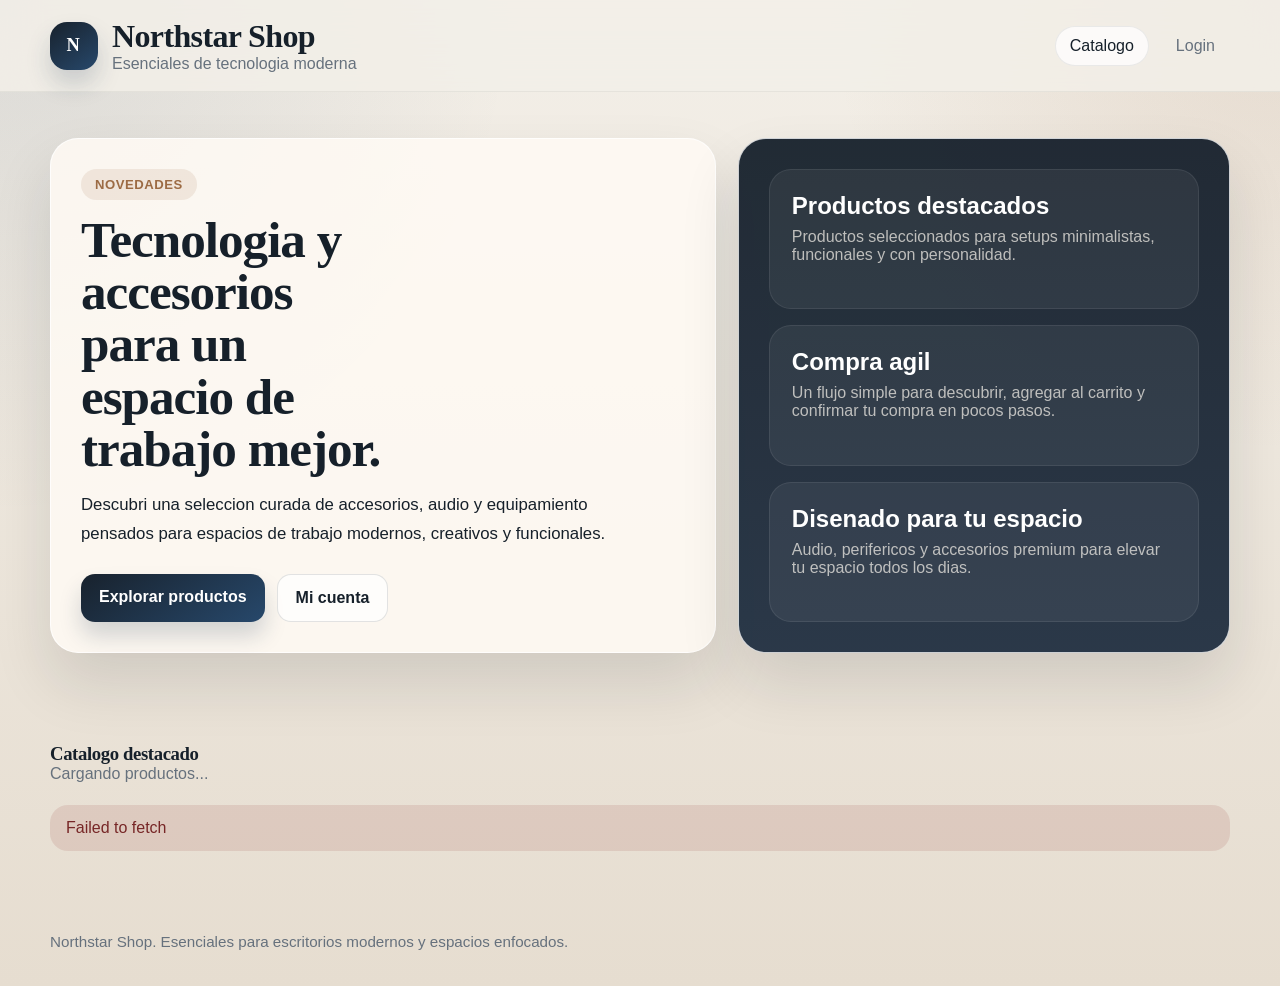
<file: frontend/index.html>
<!DOCTYPE html>
<html lang="es">
<head>
    <meta charset="UTF-8">
    <meta name="viewport" content="width=device-width, initial-scale=1.0">
    <title>Northstar Shop | Catalogo</title>
    <link rel="stylesheet" href="css/styles.css">
</head>
<body>
    <header class="topbar">
        <div class="shell topbar-inner">
            <a class="brand" href="index.html">
                <div class="brand-mark">N</div>
                <div class="brand-copy">
                    <h1>Northstar Shop</h1>
                    <p>Esenciales de tecnologia moderna</p>
                </div>
            </a>
            <nav class="nav-links" data-auth-links></nav>
        </div>
    </header>

    <main>
        <section class="hero">
            <div class="shell hero-grid">
                <article class="hero-panel hero-copy">
                    <span class="eyebrow">Novedades</span>
                    <h2>Tecnologia y accesorios para un espacio de trabajo mejor.</h2>
                    <p>Descubri una seleccion curada de accesorios, audio y equipamiento pensados para espacios de trabajo modernos, creativos y funcionales.</p>
                    <div class="cta-row">
                        <a class="btn" href="#catalog">Explorar productos</a>
                        <a class="btn-outline" href="login.html">Mi cuenta</a>
                    </div>
                </article>
                <aside class="glass-card stats">
                    <div class="stat-card">
                        <strong>Productos destacados</strong>
                        <span class="meta">Productos seleccionados para setups minimalistas, funcionales y con personalidad.</span>
                    </div>
                    <div class="stat-card">
                        <strong>Compra agil</strong>
                        <span class="meta">Un flujo simple para descubrir, agregar al carrito y confirmar tu compra en pocos pasos.</span>
                    </div>
                    <div class="stat-card">
                        <strong data-user-name>Disenado para tu espacio</strong>
                        <span class="meta">Audio, perifericos y accesorios premium para elevar tu espacio todos los dias.</span>
                    </div>
                </aside>
            </div>
        </section>

        <section class="section" id="catalog">
            <div class="shell">
                <div class="section-head">
                    <div>
                        <h3>Catalogo destacado</h3>
                        <p id="catalogCount">Cargando productos...</p>
                    </div>
                    <div class="pill-row" id="categoryFilters"></div>
                </div>
                <div id="catalogMessage" class="message"></div>
                <div class="product-grid" id="productGrid"></div>
            </div>
        </section>
    </main>

    <footer class="footer">
        <div class="shell">Northstar Shop. Esenciales para escritorios modernos y espacios enfocados.</div>
    </footer>

    <script src="js/config.js"></script>
    <script src="js/common.js"></script>
    <script src="js/catalog.js"></script>
</body>
</html>
</file>
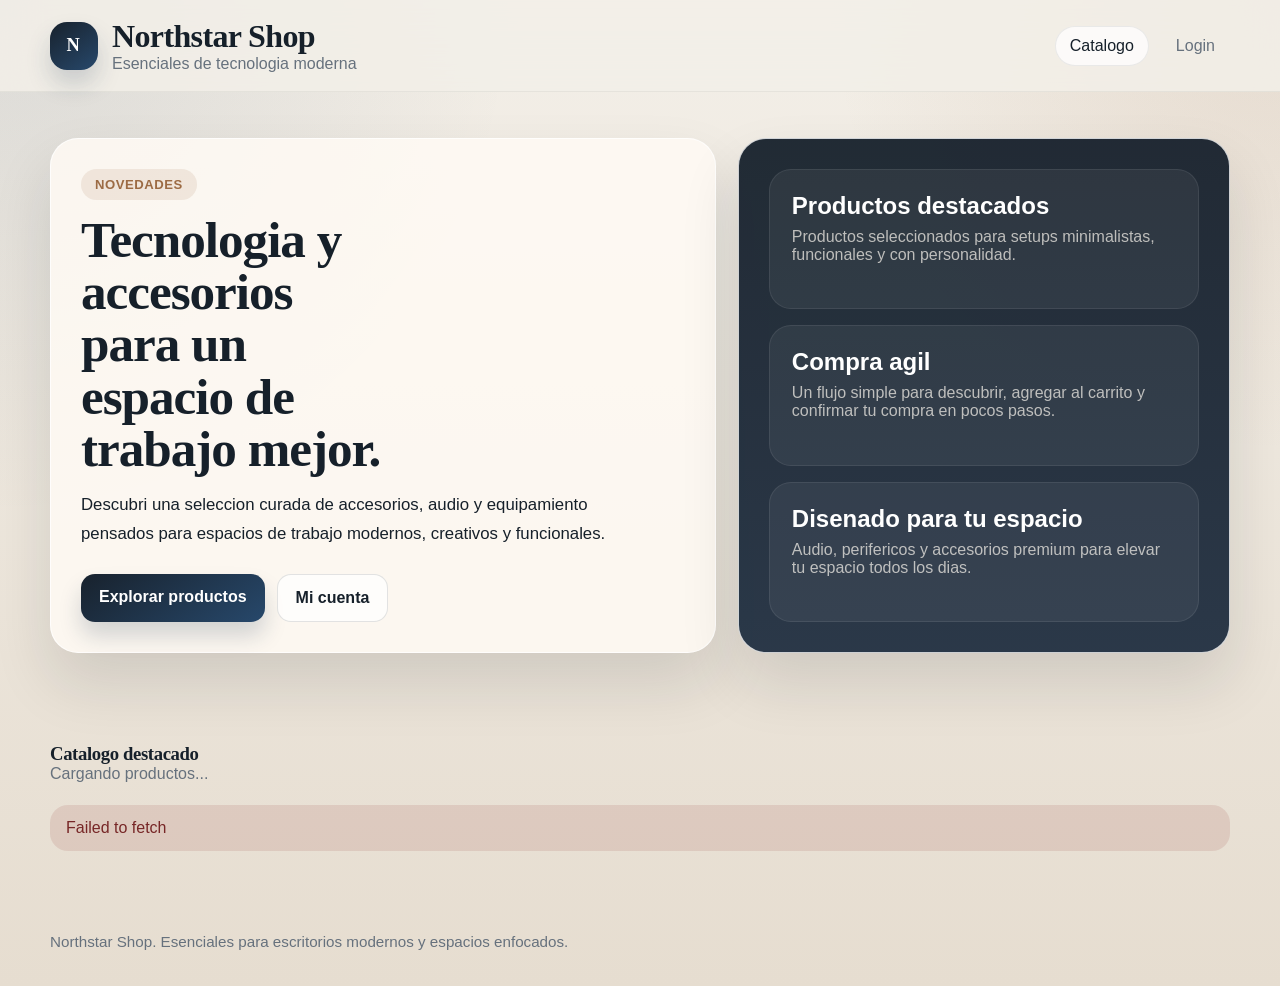
<file: frontend/admin.html>
<!DOCTYPE html>
<html lang="es">
<head>
    <meta charset="UTF-8">
    <meta name="viewport" content="width=device-width, initial-scale=1.0">
    <title>Northstar Shop | Administracion</title>
    <link rel="stylesheet" href="css/styles.css">
</head>
<body>
    <header class="topbar">
        <div class="shell topbar-inner">
            <a class="brand" href="index.html">
                <div class="brand-mark">N</div>
                <div class="brand-copy">
                    <h1>Northstar Shop</h1>
                    <p>Panel administrativo</p>
                </div>
            </a>
            <nav class="nav-links" data-auth-links></nav>
        </div>
    </header>

    <main class="admin-wrapper">
        <div class="shell">
            <div class="section-head">
                <div>
                    <h3>Panel admin</h3>
                    <p>Gestiona el catalogo, organiza categorias y mantene actualizada la tienda.</p>
                </div>
            </div>
            <div id="adminMessage" class="message"></div>

            <section class="admin-grid">
                <article class="panel-card">
                    <h4>Nueva categoria</h4>
                    <form id="categoryForm" class="form-grid">
                        <input id="categoryId" type="hidden">
                        <div class="field">
                            <label for="categoryName">Nombre</label>
                            <input id="categoryName" required>
                        </div>
                        <div class="field">
                            <label for="categoryDescription">Descripcion</label>
                            <textarea id="categoryDescription" required></textarea>
                        </div>
                        <button class="btn" type="submit">Guardar categoria</button>
                    </form>
                </article>

                <article class="panel-card">
                    <h4>Nuevo producto</h4>
                    <form id="productForm" class="form-grid">
                        <input id="productId" type="hidden">
                        <div class="field">
                            <label for="productName">Nombre</label>
                            <input id="productName" required>
                        </div>
                        <div class="field">
                            <label for="productDescription">Descripcion</label>
                            <textarea id="productDescription" required></textarea>
                        </div>
                        <div class="split-2">
                            <div class="field">
                                <label for="productPrice">Precio</label>
                                <input id="productPrice" type="number" min="0.01" step="0.01" required>
                            </div>
                            <div class="field">
                                <label for="productStock">Stock</label>
                                <input id="productStock" type="number" min="0" required>
                            </div>
                        </div>
                        <div class="field">
                            <label for="productImageUrl">URL de imagen</label>
                            <input id="productImageUrl" type="url" required>
                        </div>
                        <div class="field">
                            <label for="productCategoryId">Categoria</label>
                            <select id="productCategoryId" required></select>
                        </div>
                        <button class="btn" type="submit">Guardar producto</button>
                    </form>
                </article>
            </section>

            <section class="section">
                <div class="product-grid">
                    <article class="panel-card">
                        <h4>Categorias</h4>
                        <div class="table-shell">
                            <table>
                                <thead>
                                    <tr><th>Nombre</th><th>Descripcion</th><th>Acciones</th></tr>
                                </thead>
                                <tbody id="adminCategories"></tbody>
                            </table>
                        </div>
                    </article>

                    <article class="panel-card">
                        <h4>Productos</h4>
                        <div class="table-shell">
                            <table>
                                <thead>
                                    <tr><th>Nombre</th><th>Categoria</th><th>Precio</th><th>Stock</th><th>Acciones</th></tr>
                                </thead>
                                <tbody id="adminProducts"></tbody>
                            </table>
                        </div>
                    </article>
                </div>
            </section>
        </div>
    </main>

    <script src="js/config.js"></script>
    <script src="js/common.js"></script>
    <script src="js/admin.js"></script>
</body>
</html>
</file>
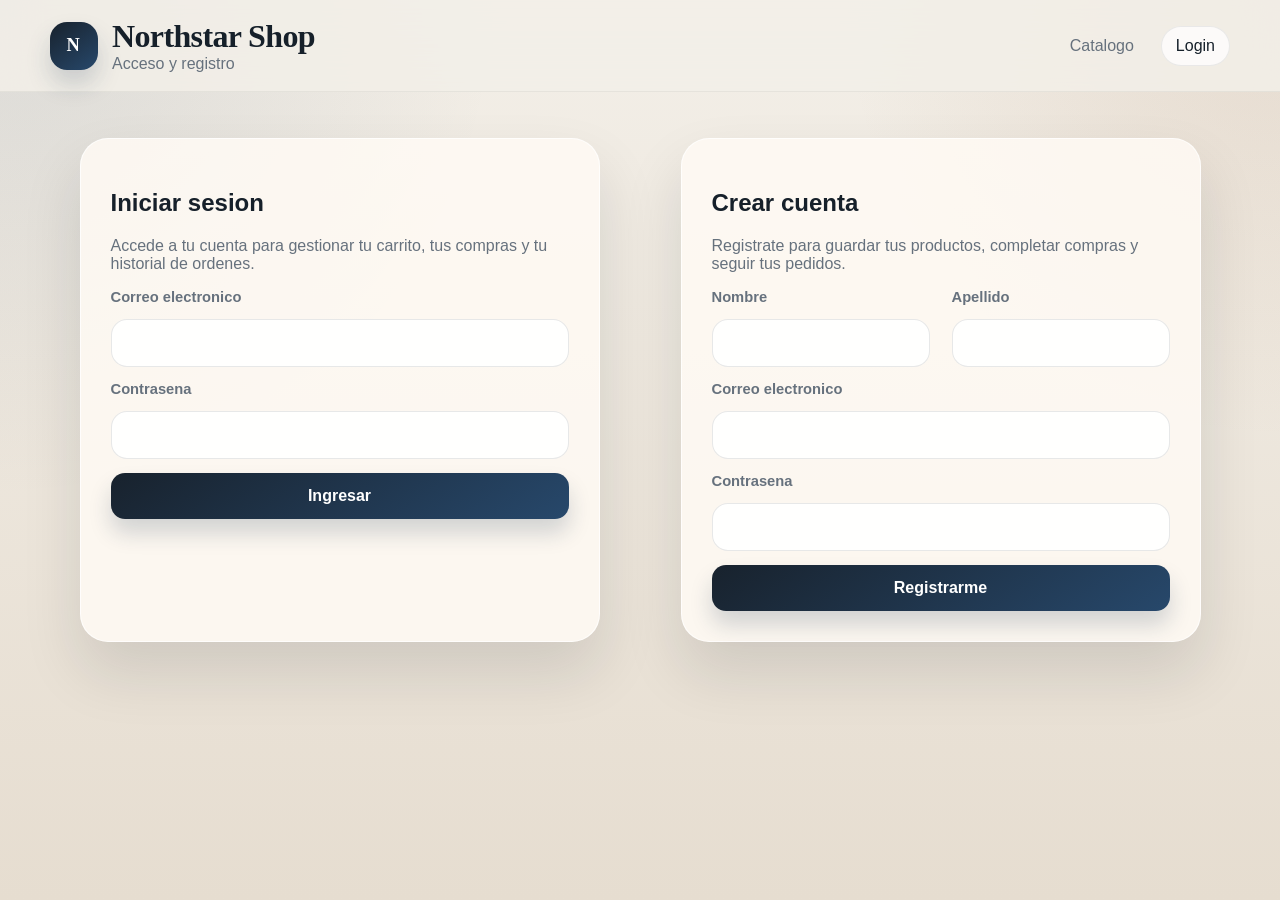
<file: frontend/cart.html>
<!DOCTYPE html>
<html lang="es">
<head>
    <meta charset="UTF-8">
    <meta name="viewport" content="width=device-width, initial-scale=1.0">
    <title>Northstar Shop | Carrito</title>
    <link rel="stylesheet" href="css/styles.css">
</head>
<body>
    <header class="topbar">
        <div class="shell topbar-inner">
            <a class="brand" href="index.html">
                <div class="brand-mark">N</div>
                <div class="brand-copy">
                    <h1>Northstar Shop</h1>
                    <p>Carrito y checkout</p>
                </div>
            </a>
            <nav class="nav-links" data-auth-links></nav>
        </div>
    </header>

    <main class="cart-wrapper">
        <div class="shell">
            <div id="cartMessage" class="message"></div>
            <section class="cart-layout">
                <div class="cart-items" id="cartItems"></div>
                <aside class="cart-summary" id="cartSummary"></aside>
            </section>
        </div>
    </main>

    <script src="js/config.js"></script>
    <script src="js/common.js"></script>
    <script src="js/cart.js"></script>
</body>
</html>
</file>
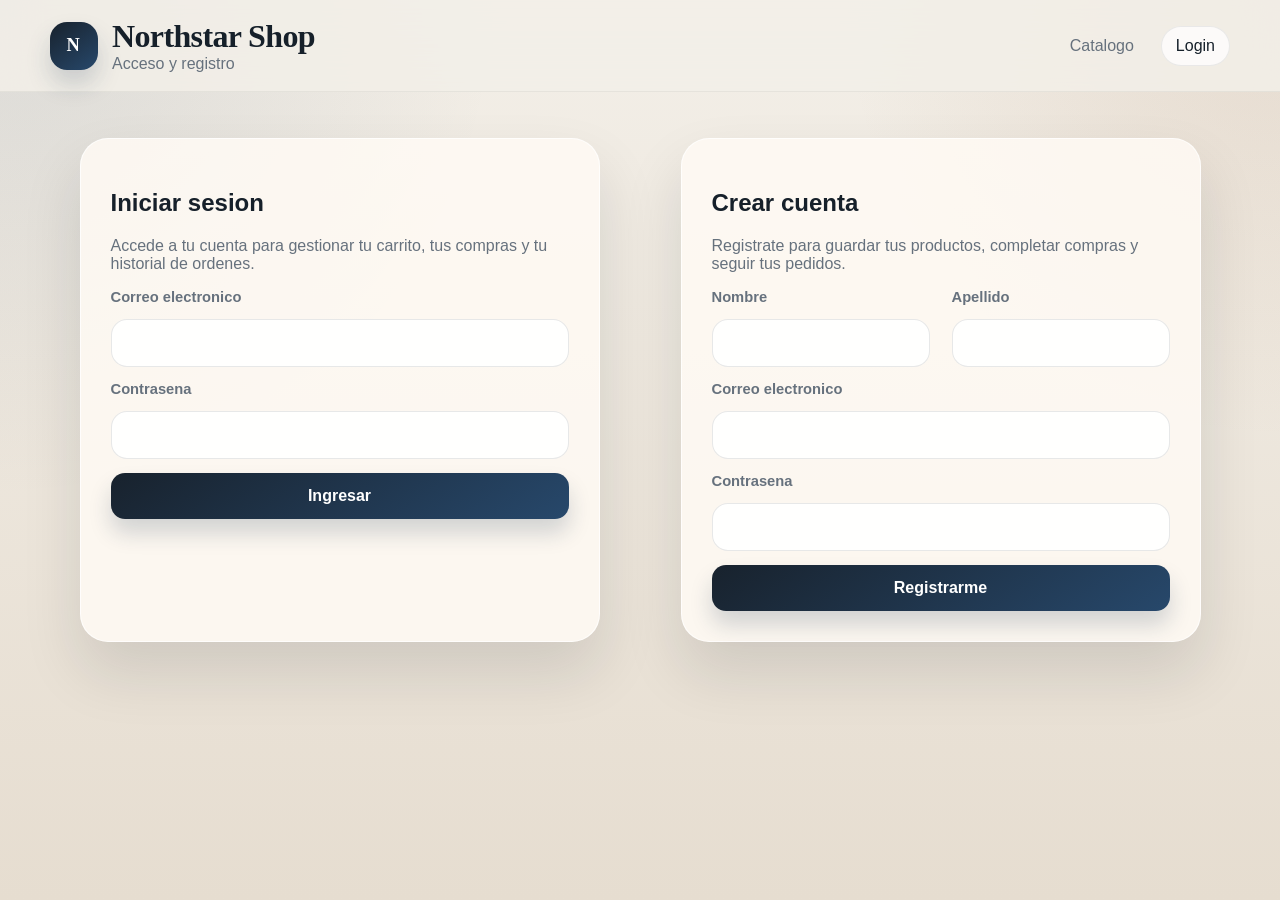
<file: frontend/login.html>
<!DOCTYPE html>
<html lang="es">
<head>
    <meta charset="UTF-8">
    <meta name="viewport" content="width=device-width, initial-scale=1.0">
    <title>Northstar Shop | Acceso</title>
    <link rel="stylesheet" href="css/styles.css">
</head>
<body>
    <header class="topbar">
        <div class="shell topbar-inner">
            <a class="brand" href="index.html">
                <div class="brand-mark">N</div>
                <div class="brand-copy">
                    <h1>Northstar Shop</h1>
                    <p>Acceso y registro</p>
                </div>
            </a>
            <nav class="nav-links" data-auth-links></nav>
        </div>
    </header>

    <main class="auth-wrapper">
        <div class="shell">
            <div id="authMessage" class="message"></div>
            <div class="product-grid">
                <section class="auth-card">
                    <h2>Iniciar sesion</h2>
                    <p class="helper-text">Accede a tu cuenta para gestionar tu carrito, tus compras y tu historial de ordenes.</p>
                    <form id="loginForm" class="form-grid">
                        <div class="field">
                            <label for="loginEmail">Correo electronico</label>
                            <input id="loginEmail" type="email" required>
                        </div>
                        <div class="field">
                            <label for="loginPassword">Contrasena</label>
                            <input id="loginPassword" type="password" required>
                        </div>
                        <button class="btn" type="submit">Ingresar</button>
                    </form>
                </section>

                <section class="auth-card">
                    <h2>Crear cuenta</h2>
                    <p class="helper-text">Registrate para guardar tus productos, completar compras y seguir tus pedidos.</p>
                    <form id="registerForm" class="form-grid">
                        <div class="split-2">
                            <div class="field">
                                <label for="firstName">Nombre</label>
                                <input id="firstName" required>
                            </div>
                            <div class="field">
                                <label for="lastName">Apellido</label>
                                <input id="lastName" required>
                            </div>
                        </div>
                        <div class="field">
                            <label for="registerEmail">Correo electronico</label>
                            <input id="registerEmail" type="email" required>
                        </div>
                        <div class="field">
                            <label for="registerPassword">Contrasena</label>
                            <input id="registerPassword" type="password" minlength="6" required>
                        </div>
                        <button class="btn" type="submit">Registrarme</button>
                    </form>
                </section>
            </div>
        </div>
    </main>

    <script src="js/config.js"></script>
    <script src="js/common.js"></script>
    <script src="js/auth.js"></script>
</body>
</html>
</file>
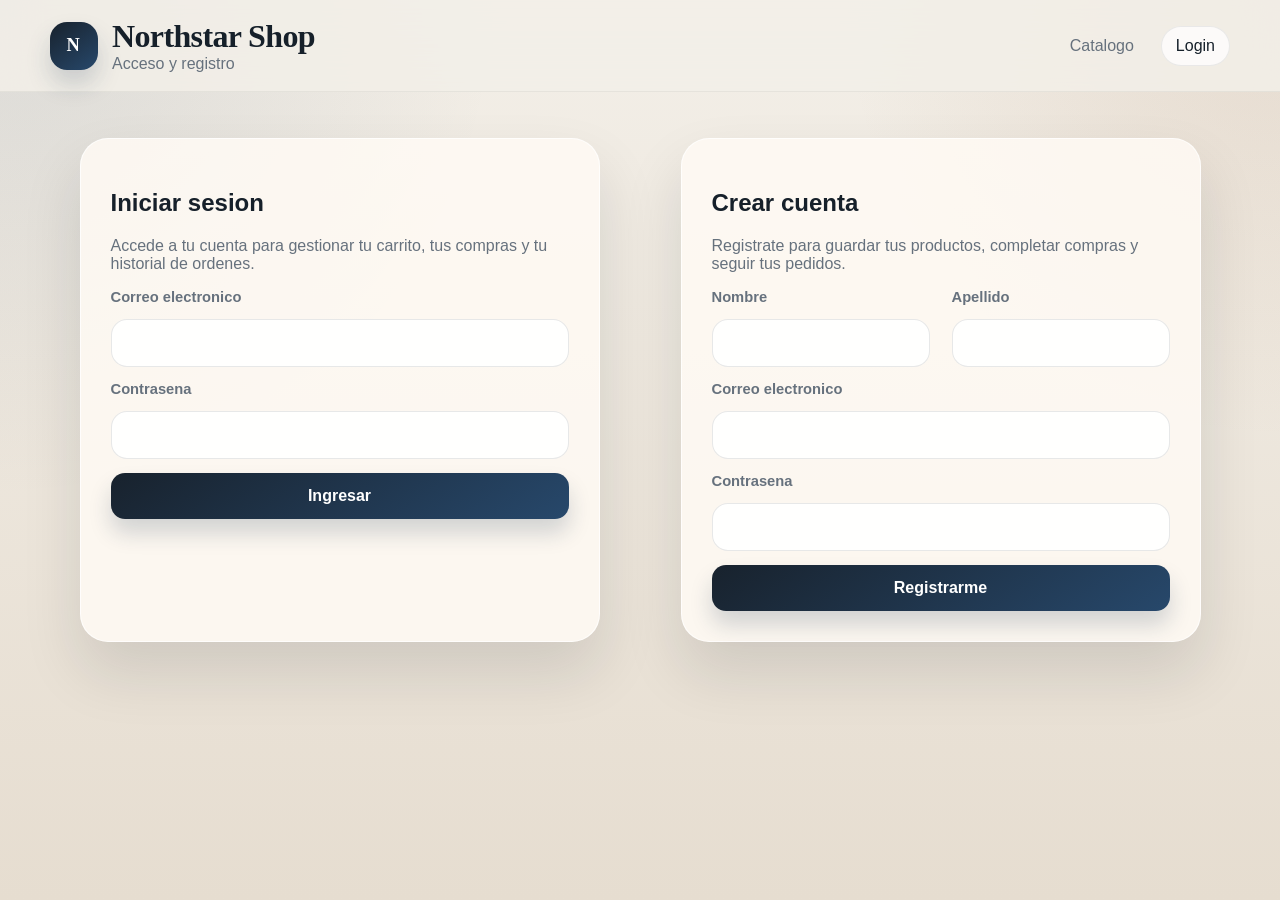
<file: frontend/orders.html>
<!DOCTYPE html>
<html lang="es">
<head>
    <meta charset="UTF-8">
    <meta name="viewport" content="width=device-width, initial-scale=1.0">
    <title>Northstar Shop | Ordenes</title>
    <link rel="stylesheet" href="css/styles.css">
</head>
<body>
    <header class="topbar">
        <div class="shell topbar-inner">
            <a class="brand" href="index.html">
                <div class="brand-mark">N</div>
                <div class="brand-copy">
                    <h1>Northstar Shop</h1>
                    <p>Historial del usuario</p>
                </div>
            </a>
            <nav class="nav-links" data-auth-links></nav>
        </div>
    </header>

    <main class="orders-wrapper">
        <div class="shell">
            <div class="section-head">
                <div>
                    <h3>Mis ordenes</h3>
                    <p>Resumen de compras confirmadas.</p>
                </div>
            </div>
            <div id="ordersMessage" class="message"></div>
            <section class="order-grid" id="ordersGrid"></section>
        </div>
    </main>

    <script src="js/config.js"></script>
    <script src="js/common.js"></script>
    <script src="js/orders.js"></script>
</body>
</html>
</file>
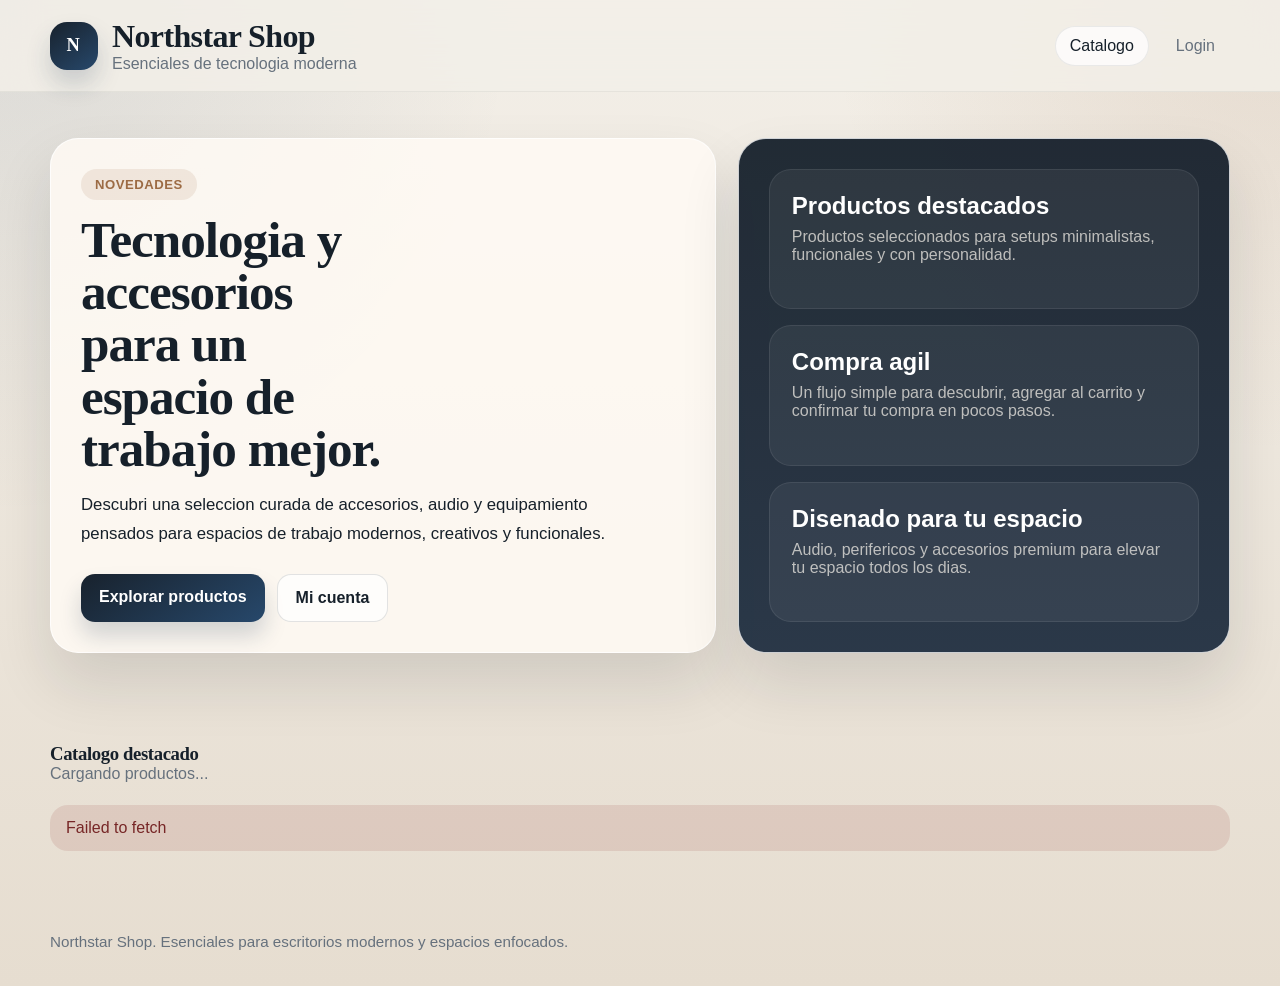
<file: frontend/product.html>
<!DOCTYPE html>
<html lang="es">
<head>
    <meta charset="UTF-8">
    <meta name="viewport" content="width=device-width, initial-scale=1.0">
    <title>Northstar Shop | Detalle</title>
    <link rel="stylesheet" href="css/styles.css">
</head>
<body>
    <header class="topbar">
        <div class="shell topbar-inner">
            <a class="brand" href="index.html">
                <div class="brand-mark">N</div>
                <div class="brand-copy">
                    <h1>Northstar Shop</h1>
                    <p>Detalle de producto</p>
                </div>
            </a>
            <nav class="nav-links" data-auth-links></nav>
        </div>
    </header>

    <main class="detail-wrapper">
        <div class="shell">
            <div id="productMessage" class="message"></div>
            <section id="productDetail" class="detail-grid"></section>
        </div>
    </main>

    <script src="js/config.js"></script>
    <script src="js/common.js"></script>
    <script src="js/product.js"></script>
</body>
</html>
</file>
<file: frontend/css/styles.css>
:root {
    --bg: #f3efe8;
    --bg-deep: #e6ddd0;
    --surface: rgba(255, 251, 245, 0.84);
    --surface-strong: #fffdf9;
    --surface-dark: #18222d;
    --surface-dark-soft: #223142;
    --text: #16202a;
    --muted: #66717d;
    --line: rgba(22, 32, 42, 0.1);
    --line-strong: rgba(22, 32, 42, 0.18);
    --primary: #16324f;
    --primary-soft: #27486b;
    --accent: #9c6b44;
    --accent-soft: rgba(156, 107, 68, 0.12);
    --success-bg: rgba(31, 123, 91, 0.12);
    --success-text: #175f47;
    --danger-bg: rgba(142, 47, 47, 0.12);
    --danger-text: #772727;
    --shadow-lg: 0 30px 60px rgba(16, 24, 32, 0.12);
    --shadow-md: 0 18px 34px rgba(16, 24, 32, 0.08);
    --radius-xl: 28px;
    --radius-lg: 22px;
    --radius-md: 18px;
    --radius-sm: 14px;
    --container: 1180px;
}

* {
    box-sizing: border-box;
}

html {
    scroll-behavior: smooth;
}

body {
    margin: 0;
    min-height: 100vh;
    font-family: "Aptos", "Segoe UI Variable", "Segoe UI", sans-serif;
    color: var(--text);
    background:
        radial-gradient(circle at top left, rgba(22, 50, 79, 0.1), transparent 32%),
        radial-gradient(circle at top right, rgba(156, 107, 68, 0.14), transparent 28%),
        linear-gradient(180deg, var(--bg) 0%, var(--bg-deep) 100%);
}

a {
    color: inherit;
    text-decoration: none;
}

button,
input,
select,
textarea {
    font: inherit;
}

.shell {
    width: min(100% - 32px, var(--container));
    margin: 0 auto;
}

.topbar {
    position: sticky;
    top: 0;
    z-index: 50;
    backdrop-filter: blur(18px);
    background: rgba(243, 239, 232, 0.86);
    border-bottom: 1px solid rgba(22, 32, 42, 0.06);
}

.topbar-inner,
.section-head,
.cta-row,
.pill-row,
.nav-links,
.quantity-row,
.brand {
    display: flex;
    gap: 12px;
    flex-wrap: wrap;
}

.topbar-inner,
.section-head {
    justify-content: space-between;
}

.topbar-inner {
    align-items: center;
    padding: 18px 0;
}

.section-head {
    align-items: flex-end;
    margin-bottom: 22px;
}

.brand {
    align-items: center;
    gap: 14px;
}

.brand-mark {
    width: 48px;
    height: 48px;
    display: grid;
    place-items: center;
    border-radius: 17px;
    background: linear-gradient(145deg, var(--surface-dark), var(--primary-soft));
    color: #fff;
    font-family: Georgia, "Times New Roman", serif;
    font-size: 1.15rem;
    font-weight: 700;
    letter-spacing: 0.08em;
    box-shadow: 0 14px 24px rgba(22, 50, 79, 0.18);
}

.brand-copy h1,
.brand-copy p,
.section-head h3,
.section-head p,
.hero-copy h2,
.hero-copy p {
    margin: 0;
}

.brand-copy h1,
.hero-copy h2,
.section-head h3,
.price,
.order-card h3 {
    font-family: Georgia, "Times New Roman", serif;
    letter-spacing: -0.02em;
}

.brand-copy p,
.meta,
.helper-text,
.empty-state,
.notice,
.section-head p {
    color: var(--muted);
}

.nav-links a,
.nav-links button {
    border: 1px solid transparent;
    background: transparent;
    color: var(--muted);
    padding: 10px 14px;
    border-radius: 999px;
    cursor: pointer;
    transition: 0.2s ease;
}

.nav-links a:hover,
.nav-links button:hover,
.nav-links .active {
    color: var(--text);
    border-color: rgba(22, 32, 42, 0.08);
    background: rgba(255, 255, 255, 0.74);
}

.hero,
.auth-wrapper,
.detail-wrapper,
.cart-wrapper,
.orders-wrapper,
.admin-wrapper {
    padding: 46px 0 60px;
}

.hero-grid,
.detail-grid,
.cart-layout,
.split-2,
.product-grid,
.admin-grid,
.order-grid {
    display: grid;
    gap: 22px;
}

.hero-grid,
.detail-grid {
    grid-template-columns: 1.15fr 0.85fr;
}

.cart-layout {
    grid-template-columns: 1.45fr 0.92fr;
    overflow: hidden;
}

.split-2 {
    grid-template-columns: repeat(2, 1fr);
}

.product-grid,
.admin-grid,
.order-grid {
    grid-template-columns: repeat(auto-fit, minmax(265px, 1fr));
}

.hero-panel,
.glass-card,
.product-card,
.order-card,
.panel-card,
.auth-card,
.detail-grid,
.cart-layout {
    background: var(--surface);
    border: 1px solid rgba(255, 255, 255, 0.78);
    border-radius: var(--radius-xl);
    box-shadow: var(--shadow-lg);
}

.hero-copy,
.stats,
.auth-card,
.detail-copy,
.cart-items,
.cart-summary,
.order-card,
.panel-card {
    padding: 30px;
}

.stats {
    display: grid;
    gap: 16px;
    background:
        linear-gradient(180deg, rgba(24, 34, 45, 0.96), rgba(34, 49, 66, 0.96));
    color: #f5f1ea;
}

.stat-card {
    padding: 22px;
    border-radius: var(--radius-lg);
    background: rgba(255, 255, 255, 0.06);
    border: 1px solid rgba(255, 255, 255, 0.08);
}

.stat-card strong {
    display: block;
    margin-bottom: 8px;
    color: #fff;
    font-size: 1.5rem;
}

.stat-card .meta {
    color: rgba(245, 241, 234, 0.72);
}

.eyebrow,
.label {
    display: inline-flex;
    align-items: center;
    gap: 8px;
    padding: 8px 14px;
    border-radius: 999px;
    background: var(--accent-soft);
    color: var(--accent);
    font-size: 0.82rem;
    font-weight: 700;
    letter-spacing: 0.04em;
    text-transform: uppercase;
}

.hero-copy h2 {
    max-width: 12ch;
    margin: 14px 0 16px;
    font-size: clamp(2.15rem, 4vw, 3.7rem);
    line-height: 1.02;
}

.hero-copy p {
    max-width: 58ch;
    margin-bottom: 26px;
    font-size: 1.05rem;
    line-height: 1.7;
}

.btn,
.btn-outline,
.btn-muted,
.danger-btn {
    border: 0;
    border-radius: var(--radius-sm);
    padding: 14px 18px;
    font-weight: 700;
    cursor: pointer;
    transition: 0.2s ease;
}

.btn {
    background: linear-gradient(145deg, var(--surface-dark), var(--primary-soft));
    color: #fff;
    box-shadow: 0 14px 22px rgba(22, 50, 79, 0.18);
}

.btn:hover,
.btn-outline:hover,
.btn-muted:hover,
.danger-btn:hover {
    transform: translateY(-1px);
}

.btn-outline {
    border: 1px solid rgba(22, 32, 42, 0.12);
    background: rgba(255, 255, 255, 0.72);
    color: var(--text);
}

.btn-muted {
    background: rgba(22, 32, 42, 0.06);
    color: var(--text);
}

.danger-btn {
    background: #8a3434;
    color: #fff;
}

.pill {
    border: 1px solid rgba(22, 32, 42, 0.08);
    background: rgba(255, 255, 255, 0.74);
    color: var(--text);
    padding: 10px 16px;
    border-radius: 999px;
    cursor: pointer;
    transition: 0.2s ease;
}

.pill:hover {
    border-color: rgba(22, 32, 42, 0.16);
}

.pill.active {
    background: var(--surface-dark);
    border-color: transparent;
    color: #fff;
}

.section {
    padding: 30px 0 46px;
}

.product-card {
    overflow: hidden;
    background: rgba(255, 253, 249, 0.88);
    border: 1px solid rgba(255, 255, 255, 0.85);
}

.product-card img,
.detail-image img {
    width: 100%;
    height: 245px;
    display: block;
    object-fit: cover;
}

.product-copy {
    padding: 20px;
}

.product-copy h4 {
    margin: 14px 0 10px;
    font-size: 1.15rem;
}

.price {
    margin: 16px 0 12px;
    font-size: 1.55rem;
    color: var(--surface-dark);
}

.stack,
.form-grid,
.field {
    display: grid;
    gap: 14px;
}

.auth-card {
    width: min(100%, 520px);
    margin: 0 auto;
}

.field label {
    color: var(--muted);
    font-size: 0.92rem;
    font-weight: 700;
}

.field input,
.field textarea,
.field select {
    width: 100%;
    border: 1px solid rgba(22, 32, 42, 0.1);
    background: rgba(255, 255, 255, 0.92);
    color: var(--text);
    padding: 14px 16px;
    border-radius: 16px;
    outline: none;
    transition: 0.2s ease;
}

.field input:focus,
.field textarea:focus,
.field select:focus {
    border-color: rgba(22, 50, 79, 0.34);
    box-shadow: 0 0 0 4px rgba(22, 50, 79, 0.08);
}

.field textarea {
    min-height: 120px;
    resize: vertical;
}

.message {
    display: none;
    margin-bottom: 16px;
    padding: 14px 16px;
    border-radius: var(--radius-md);
}

.message.error {
    display: block;
    background: var(--danger-bg);
    color: var(--danger-text);
}

.message.success {
    display: block;
    background: var(--success-bg);
    color: var(--success-text);
}

.detail-grid {
    overflow: hidden;
}

.detail-copy {
    align-content: center;
}

.detail-copy h2 {
    margin: 14px 0 14px;
    font-family: Georgia, "Times New Roman", serif;
    font-size: clamp(2rem, 4vw, 3rem);
    line-height: 1;
}

.cart-summary {
    background:
        linear-gradient(180deg, rgba(24, 34, 45, 0.98), rgba(34, 49, 66, 0.98));
    color: #f5f1ea;
}

.cart-summary .meta,
.cart-summary .notice {
    color: rgba(245, 241, 234, 0.72);
}

.cart-item {
    display: grid;
    grid-template-columns: 88px 1fr auto;
    gap: 16px;
    padding: 18px 0;
    border-bottom: 1px solid var(--line);
}

.cart-item img {
    width: 88px;
    height: 88px;
    object-fit: cover;
    border-radius: 18px;
}

.quantity-row {
    align-items: center;
}

.quantity-row input {
    width: 78px;
}

.order-card,
.panel-card {
    background: rgba(255, 253, 249, 0.9);
}

.table-shell {
    overflow-x: auto;
}

table {
    width: 100%;
    border-collapse: collapse;
}

th,
td {
    text-align: left;
    padding: 14px 8px;
    border-bottom: 1px solid var(--line);
}

th {
    color: var(--muted);
    font-size: 0.86rem;
    font-weight: 700;
    text-transform: uppercase;
    letter-spacing: 0.04em;
}

.footer {
    padding: 20px 0 36px;
    color: var(--muted);
    font-size: 0.95rem;
}

@media (max-width: 960px) {
    .hero-grid,
    .detail-grid,
    .cart-layout {
        grid-template-columns: 1fr;
    }

    .hero-copy h2 {
        max-width: 14ch;
    }
}

@media (max-width: 720px) {
    .topbar-inner,
    .section-head {
        align-items: flex-start;
        flex-direction: column;
    }

    .split-2 {
        grid-template-columns: 1fr;
    }

    .hero-copy,
    .stats,
    .auth-card,
    .detail-copy,
    .cart-items,
    .cart-summary,
    .order-card,
    .panel-card {
        padding: 22px;
    }

    .cart-item {
        grid-template-columns: 1fr;
    }
}
</file>
